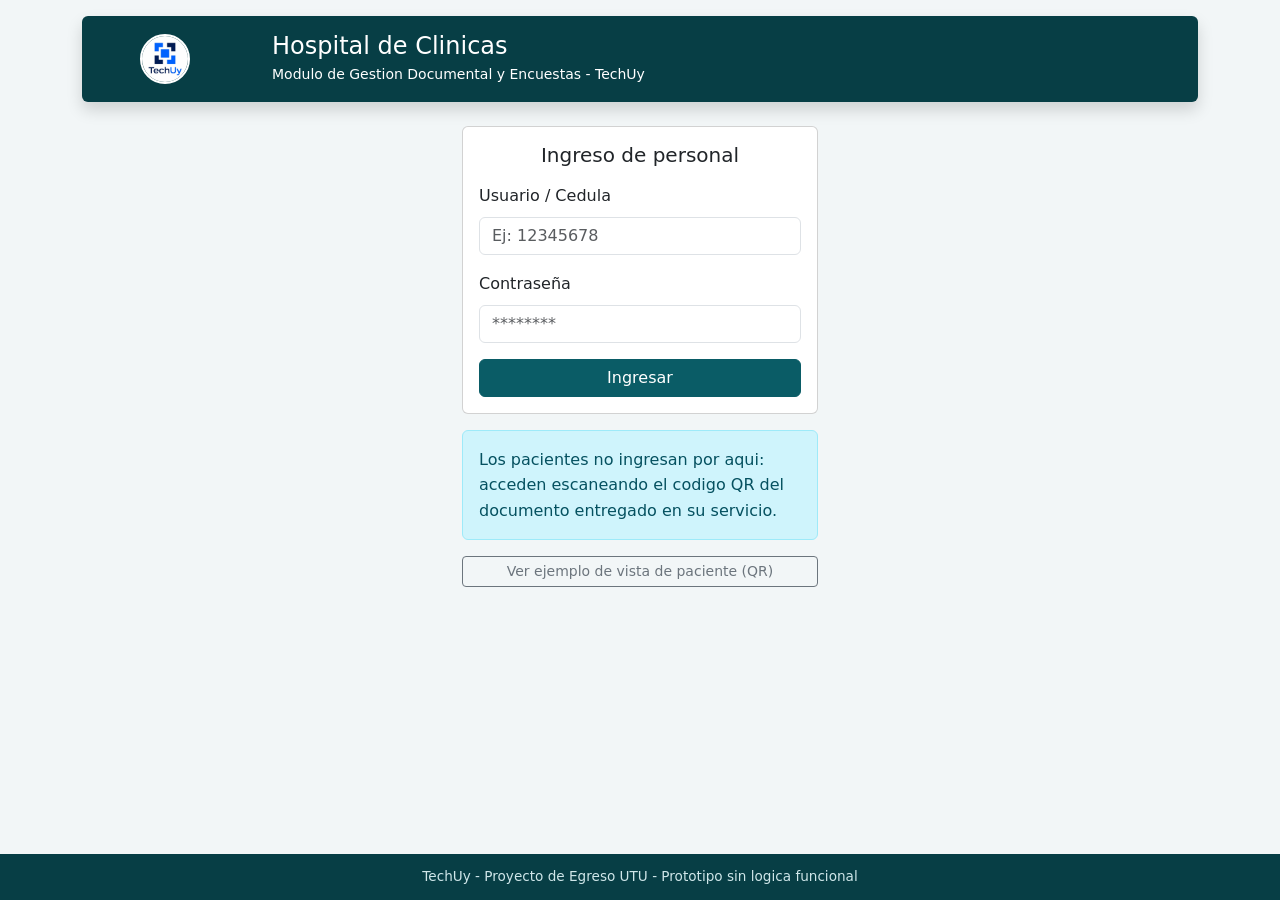
<file: prototipo/index.html>
<!DOCTYPE html>
<html lang="es">
<head>
    <meta charset="UTF-8">
    <meta name="viewport" content="width=device-width, initial-scale=1.0">
    <title>Ingreso - Modulo Gestion Documental HC</title>
    <link href="https://cdn.jsdelivr.net/npm/bootstrap@5.3.3/dist/css/bootstrap.min.css" rel="stylesheet" crossorigin="anonymous">
    <link rel="stylesheet" href="css/style.css">
</head>
<body>
    <div class="container mt-3 flex-grow-1">

        <header class="header-techuy text-white py-3 shadow rounded">
            <div class="row align-items-center">
                <div class="col-2 text-center">
                    <img src="img/logo.jpg" class="logo-techuy" alt="Logo TechUy">
                </div>
                <div class="col-10">
                    <h1 class="h4 mb-0">Hospital de Clinicas</h1>
                    <small>Modulo de Gestion Documental y Encuestas - TechUy</small>
                </div>
            </div>
        </header>

        <div class="row justify-content-center mt-4">
            <div class="col-12 col-md-6 col-lg-4">

                <div class="card">
                    <div class="card-body">
                        <h5 class="card-title text-center mb-3">Ingreso de personal</h5>

                        <form>
                            <div class="mb-3">
                                <label class="form-label" for="cedula">Usuario / Cedula</label>
                                <input type="text" class="form-control" id="cedula" placeholder="Ej: 12345678">
                            </div>
                            <div class="mb-3">
                                <label class="form-label" for="contrasena">Contraseña</label>
                                <input type="password" class="form-control" id="contrasena" placeholder="********">
                            </div>

                            <p id="mensajeLogin" class="fw-bold" role="status" aria-live="polite"></p>

                            <div class="d-grid gap-2">
                                <button type="button" class="btn btn-techuy" id="btnIngresar" onclick="validarLogin()">Ingresar</button>
                            </div>
                        </form>
                    </div>
                </div>

                <div class="alert alert-info mt-3" role="alert">
                    Los pacientes no ingresan por aqui: acceden escaneando el codigo QR
                    del documento entregado en su servicio.
                </div>

                <div class="d-grid">
                    <a href="documento.html" class="btn btn-outline-secondary btn-sm">
                        Ver ejemplo de vista de paciente (QR)
                    </a>
                </div>

            </div>
        </div>

    </div>

    <footer class="footer-techuy mt-4">
         TechUy - Proyecto de Egreso UTU - Prototipo sin logica funcional
    </footer>

    <!-- Script externo (ver manual, punto 1.2): la logica de esta
         pantalla vive en js/login.js -->
    <script src="js/login.js"></script>

</body>
</html>
</file>
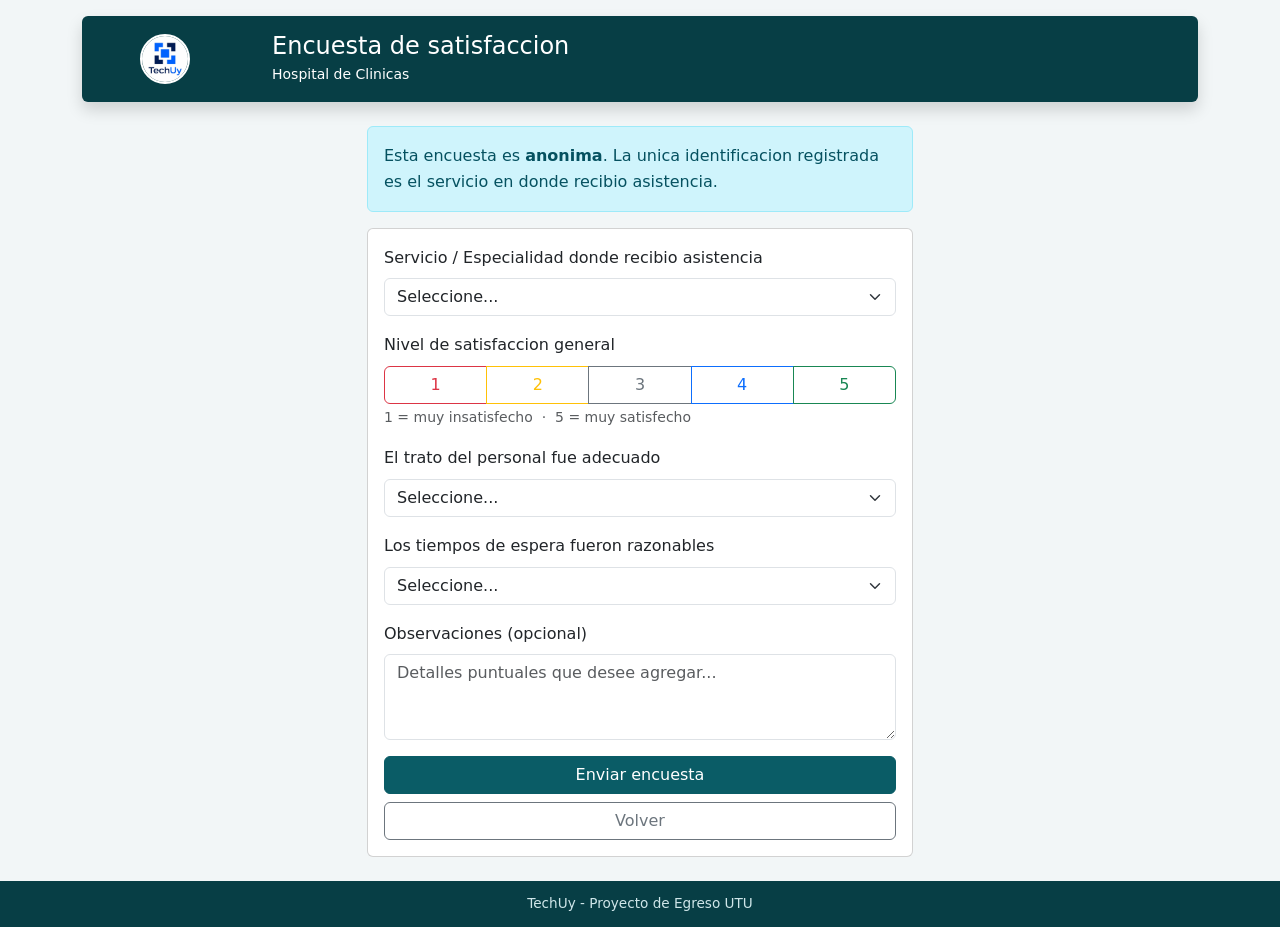
<file: prototipo/encuesta.html>
<!DOCTYPE html>
<html lang="es">
<head>
    <meta charset="UTF-8">
    <meta name="viewport" content="width=device-width, initial-scale=1.0">
    <title>Encuesta de Satisfaccion - Hospital de Clinicas</title>
    <link href="https://cdn.jsdelivr.net/npm/bootstrap@5.3.3/dist/css/bootstrap.min.css" rel="stylesheet" crossorigin="anonymous">
    <link rel="stylesheet" href="css/style.css">
</head>
<body>
    <div class="container mt-3 flex-grow-1">

        <header class="header-techuy text-white py-3 shadow rounded">
            <div class="row align-items-center">
                <div class="col-2 text-center">
                    <img src="img/logo.jpg" class="logo-techuy" alt="Logo">
                </div>
                <div class="col-10">
                    <h1 class="h4 mb-0" id="tituloEncuesta">Encuesta de satisfaccion</h1>
                    <small>Hospital de Clinicas</small>
                </div>
            </div>
        </header>

        <div class="row justify-content-center mt-4">
            <div class="col-12 col-md-8 col-lg-6">

                <div class="alert alert-info" role="alert">
                    Esta encuesta es <strong>anonima</strong>. La unica identificacion registrada
                    es el servicio en donde recibio asistencia.
                </div>

                <div class="card">
                    <div class="card-body">
                        <form>

                            <!-- Este bloque se oculta cuando la encuesta es "general",
                                 porque ahi no corresponde pedir el servicio -->
                            <div class="mb-3" id="grupoServicio">
                                <label class="form-label" for="servicio">Servicio / Especialidad donde recibio asistencia</label>
                                <select class="form-select" id="servicio">
                                    <option value="">Seleccione...</option>
                                    <option>Cardiologia</option>
                                    <option>Nefrologia</option>
                                    <option>Imagenologia</option>
                                    <option>Gastroenterologia / Ostomias</option>
                                    <option>Centro de Trasplante</option>
                                </select>
                            </div>

                            <div class="mb-3">
                                <label class="form-label d-block">Nivel de satisfaccion general</label>
                                <div class="btn-group w-100" role="group">
                                    <input type="radio" class="btn-check" name="satisfaccion" id="s1">
                                    <label class="btn btn-outline-danger" for="s1">1</label>

                                    <input type="radio" class="btn-check" name="satisfaccion" id="s2">
                                    <label class="btn btn-outline-warning" for="s2">2</label>

                                    <input type="radio" class="btn-check" name="satisfaccion" id="s3">
                                    <label class="btn btn-outline-secondary" for="s3">3</label>

                                    <input type="radio" class="btn-check" name="satisfaccion" id="s4">
                                    <label class="btn btn-outline-primary" for="s4">4</label>

                                    <input type="radio" class="btn-check" name="satisfaccion" id="s5">
                                    <label class="btn btn-outline-success" for="s5">5</label>
                                </div>
                                <small class="text-muted">1 = muy insatisfecho &nbsp;&middot;&nbsp; 5 = muy satisfecho</small>
                            </div>

                            <div class="mb-3">
                                <label class="form-label" for="trato">El trato del personal fue adecuado</label>
                                <select class="form-select" id="trato">
                                    <option value="">Seleccione...</option>
                                    <option>Si</option>
                                    <option>No</option>
                                    <option>En parte</option>
                                </select>
                            </div>

                            <div class="mb-3">
                                <label class="form-label" for="tiempos">Los tiempos de espera fueron razonables</label>
                                <select class="form-select" id="tiempos">
                                    <option value="">Seleccione...</option>
                                    <option>Si</option>
                                    <option>No</option>
                                    <option>En parte</option>
                                </select>
                            </div>

                            <div class="mb-3">
                                <label class="form-label" for="observaciones">Observaciones (opcional)</label>
                                <textarea class="form-control" id="observaciones" rows="3" placeholder="Detalles puntuales que desee agregar..."></textarea>
                            </div>

                            <!-- Solo se muestra cuando ?tipo=trasplante -->
                            <div class="alert alert-warning d-none" role="alert" style="font-size:.85rem;" id="avisoTrasplante">
                                Esta encuesta es obligatoria para pacientes del programa de trasplante.
                            </div>

                            <!-- Mensajes de validacion / confirmacion, patron del manual de la materia -->
                            <p id="mensajeEncuesta" class="fw-bold" role="status" aria-live="polite"></p>

                            <div class="d-grid gap-2">
                                <button type="button" class="btn btn-techuy" id="btnEnviar" onclick="enviarEncuesta()">Enviar encuesta</button>
                                <a href="documento.html" class="btn btn-outline-secondary">Volver</a>
                            </div>

                        </form>
                    </div>
                </div>

            </div>
        </div>

    </div>

    <footer class="footer-techuy mt-4">
        TechUy - Proyecto de Egreso UTU
    </footer>

    <!-- Script externo (ver manual, punto 1.2): la logica de esta
         pantalla vive en js/encuesta.js -->
    <script src="js/encuesta.js"></script>

</body>
</html>
</file>
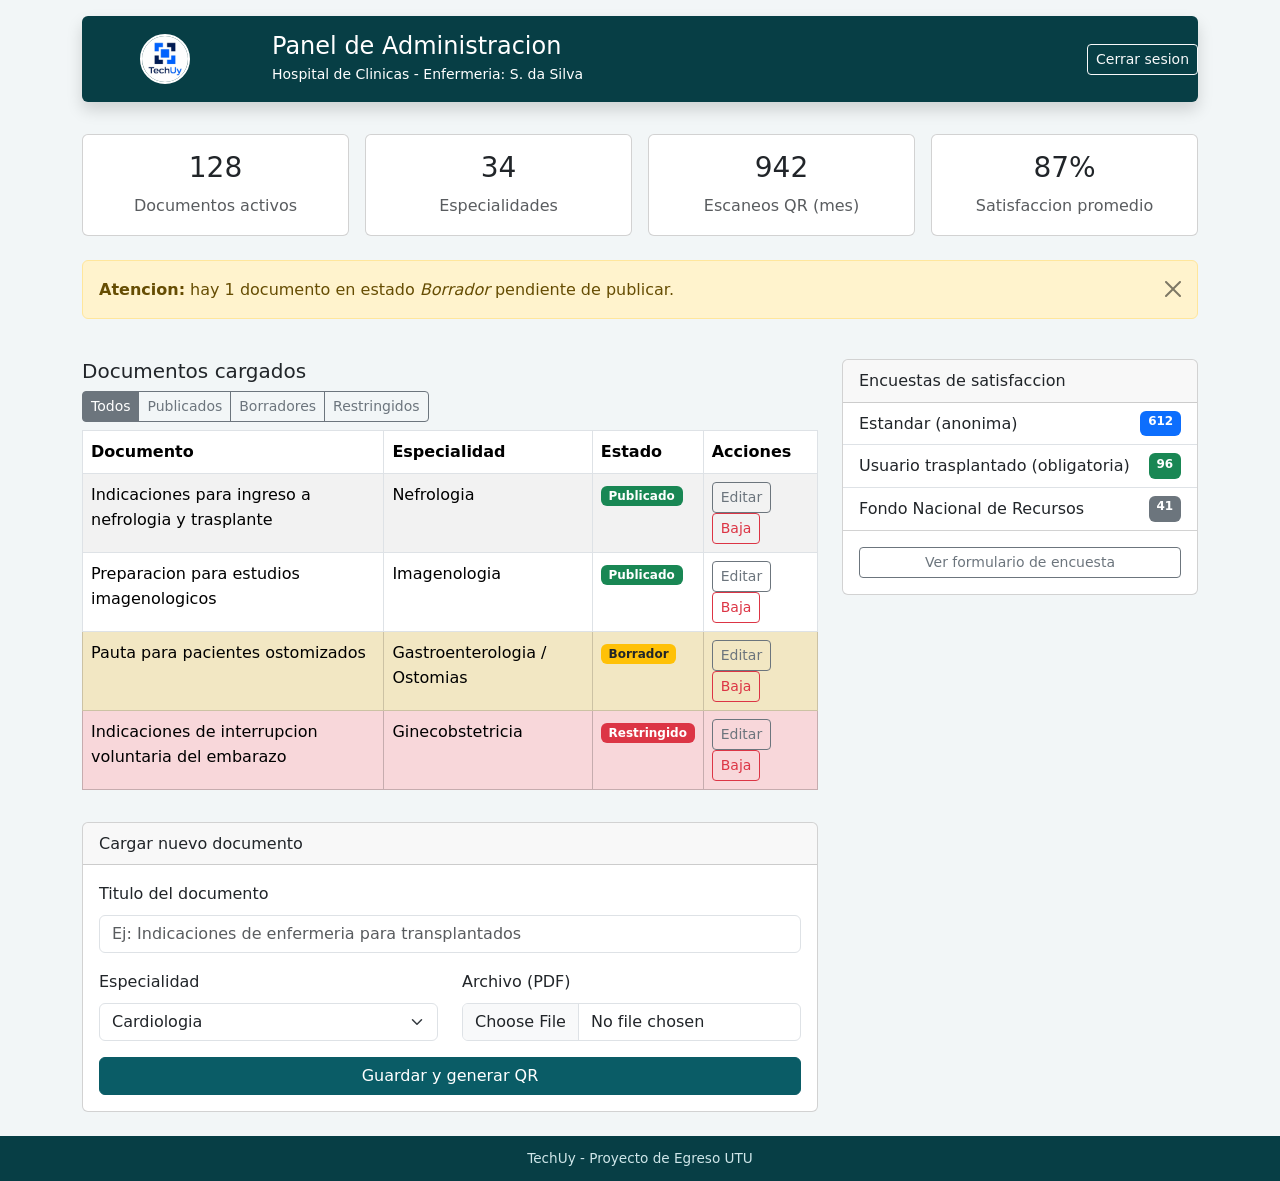
<file: prototipo/panel.html>
<!DOCTYPE html>
<html lang="es">
<head>
    <meta charset="UTF-8">
    <meta name="viewport" content="width=device-width, initial-scale=1.0">
    <title>Panel de Administracion - Modulo Gestion Documental HC</title>
    <link href="https://cdn.jsdelivr.net/npm/bootstrap@5.3.3/dist/css/bootstrap.min.css" rel="stylesheet" crossorigin="anonymous">
    <link rel="stylesheet" href="css/style.css">
</head>
<body>
    <div class="container mt-3 flex-grow-1">

        <header class="header-techuy text-white py-3 shadow rounded">
            <div class="row align-items-center">
                <div class="col-2 text-center">
                    <img src="img/logo.jpg" class="logo-techuy" alt="Logo TechUy">
                </div>
                <div class="col-7">
                    <h1 class="h4 mb-0">Panel de Administracion</h1>
                    <small>Hospital de Clinicas - Enfermeria: S. da Silva</small>
                </div>
                <div class="col-3 text-end">
                    <a href="index.html" class="btn btn-outline-light btn-sm">Cerrar sesion</a>
                </div>
            </div>
        </header>

        <div class="row row-cols-1 row-cols-md-4 g-3 mt-3">
            <div class="col">
                <div class="card h-100 text-center">
                    <div class="card-body">
                        <h3 class="card-title">128</h3>
                        <p class="card-text text-muted mb-0">Documentos activos</p>
                    </div>
                </div>
            </div>
            <div class="col">
                <div class="card h-100 text-center">
                    <div class="card-body">
                        <h3 class="card-title">34</h3>
                        <p class="card-text text-muted mb-0">Especialidades</p>
                    </div>
                </div>
            </div>
            <div class="col">
                <div class="card h-100 text-center">
                    <div class="card-body">
                        <h3 class="card-title">942</h3>
                        <p class="card-text text-muted mb-0">Escaneos QR (mes)</p>
                    </div>
                </div>
            </div>
            <div class="col">
                <div class="card h-100 text-center">
                    <div class="card-body">
                        <h3 class="card-title">87%</h3>
                        <p class="card-text text-muted mb-0">Satisfaccion promedio</p>
                    </div>
                </div>
            </div>
        </div>

        <div class="alert alert-warning alert-dismissible fade show mt-4" role="alert">
            <strong>Atencion:</strong> hay 1 documento en estado <em>Borrador</em> pendiente de publicar.
            <button type="button" class="btn-close" data-bs-dismiss="alert"></button>
        </div>

        <div class="row mt-3 g-4">

            <div class="col-12 col-lg-8">
                <h5>Documentos cargados</h5>

                <div class="btn-group mb-2" role="group">
                    <button type="button" class="btn btn-outline-secondary btn-sm active">Todos</button>
                    <button type="button" class="btn btn-outline-secondary btn-sm">Publicados</button>
                    <button type="button" class="btn btn-outline-secondary btn-sm">Borradores</button>
                    <button type="button" class="btn btn-outline-secondary btn-sm">Restringidos</button>
                </div>

                <div class="table-responsive">
                    <table class="table table-striped table-hover table-bordered">
                        <thead class="thead-techuy">
                            <tr>
                                <th>Documento</th>
                                <th>Especialidad</th>
                                <th>Estado</th>
                                <th>Acciones</th>
                            </tr>
                        </thead>
                        <tbody>
                            <tr>
                                <td>Indicaciones para ingreso a nefrologia y trasplante</td>
                                <td>Nefrologia</td>
                                <td><span class="badge bg-success">Publicado</span></td>
                                <td>
                                    <button class="btn btn-outline-secondary btn-sm">Editar</button>
                                    <button class="btn btn-outline-danger btn-sm">Baja</button>
                                </td>
                            </tr>
                            <tr>
                                <td>Preparacion para estudios imagenologicos</td>
                                <td>Imagenologia</td>
                                <td><span class="badge bg-success">Publicado</span></td>
                                <td>
                                    <button class="btn btn-outline-secondary btn-sm">Editar</button>
                                    <button class="btn btn-outline-danger btn-sm">Baja</button>
                                </td>
                            </tr>
                            <tr class="table-warning">
                                <td>Pauta para pacientes ostomizados</td>
                                <td>Gastroenterologia / Ostomias</td>
                                <td><span class="badge bg-warning text-dark">Borrador</span></td>
                                <td>
                                    <button class="btn btn-outline-secondary btn-sm">Editar</button>
                                    <button class="btn btn-outline-danger btn-sm">Baja</button>
                                </td>
                            </tr>
                            <tr class="table-danger">
                                <td>Indicaciones de interrupcion voluntaria del embarazo</td>
                                <td>Ginecobstetricia</td>
                                <td><span class="badge bg-danger">Restringido</span></td>
                                <td>
                                    <button class="btn btn-outline-secondary btn-sm">Editar</button>
                                    <button class="btn btn-outline-danger btn-sm">Baja</button>
                                </td>
                            </tr>
                        </tbody>
                    </table>
                </div>

                <div class="card mt-3">
                    <div class="card-header">
                        Cargar nuevo documento
                    </div>
                    <div class="card-body">
                        <form>
                            <div class="mb-3">
                                <label class="form-label">Titulo del documento</label>
                                <input type="text" class="form-control" placeholder="Ej: Indicaciones de enfermeria para transplantados">
                            </div>
                            <div class="row">
                                <div class="col-12 col-md-6 mb-3">
                                    <label class="form-label">Especialidad</label>
                                    <select class="form-select">
                                        <option>Cardiologia</option>
                                        <option>Nefrologia</option>
                                        <option>Imagenologia</option>
                                        <option>Gastroenterologia / Ostomias</option>
                                        <option>Ginecobstetricia</option>
                                    </select>
                                </div>
                                <div class="col-12 col-md-6 mb-3">
                                    <label class="form-label">Archivo (PDF)</label>
                                    <input type="file" class="form-control">
                                </div>
                            </div>
                            <div class="d-grid">
                                <button type="button" class="btn btn-techuy">Guardar y generar QR</button>
                            </div>
                        </form>
                    </div>
                </div>

            </div>

            <div class="col-12 col-lg-4">
                <div class="card">
                    <div class="card-header">Encuestas de satisfaccion</div>
                    <ul class="list-group list-group-flush">
                        <li class="list-group-item d-flex justify-content-between">
                            Estandar (anonima)
                            <span class="badge bg-primary">612</span>
                        </li>
                        <li class="list-group-item d-flex justify-content-between">
                            Usuario trasplantado (obligatoria)
                            <span class="badge bg-success">96</span>
                        </li>
                        <li class="list-group-item d-flex justify-content-between">
                            Fondo Nacional de Recursos
                            <span class="badge bg-secondary">41</span>
                        </li>
                    </ul>
                    <div class="card-body">
                        <div class="d-grid">
                            <a href="encuesta.html" class="btn btn-outline-secondary btn-sm">Ver formulario de encuesta</a>
                        </div>
                    </div>
                </div>
            </div>

        </div>

    </div>

    <footer class="footer-techuy mt-4">
        TechUy - Proyecto de Egreso UTU
    </footer>

    <script src="https://cdn.jsdelivr.net/npm/bootstrap@5.3.3/dist/js/bootstrap.bundle.min.js" crossorigin="anonymous"></script>
</body>
</html>
</file>
<file: prototipo/css/style.css>
:root{
  --primary: #0a5c66;
  --primary-dark: #073e45;
  --accent: #e07a3f;
}

body{
  background-color: #f2f6f7;
  min-height: 100vh;
  display: flex;
  flex-direction: column;
}

.header-techuy{
  background-color: var(--primary-dark) !important;
}

.logo-techuy{
  width: 50px;
  height: 50px;
  object-fit: cover;
  border-radius: 50%;
  border: 2px solid #fff;
}

.btn-techuy{
  background-color: var(--primary);
  border-color: var(--primary);
  color: #fff;
}
.btn-techuy:hover{
  background-color: var(--primary-dark);
  border-color: var(--primary-dark);
  color: #fff;
}

.thead-techuy{
  background-color: var(--primary);
  color: #fff;
}

.icono-especialidad{
  width: 100%;
  height: 100%;
  object-fit: cover;
}

.footer-techuy{
  background-color: var(--primary-dark);
  color: #cfe6e9;
  text-align: center;
  padding: 12px 0;
  font-size: .85rem;

}


html.vista-paciente{
  font-size: 106.25%;
}


html.vista-paciente.letra-grande{
  font-size: 125%;
}

body{
  line-height: 1.6;
}

a:focus-visible,
button:focus-visible,
input:focus-visible,
select:focus-visible,
textarea:focus-visible{
  outline: 3px solid var(--accent);
  outline-offset: 3px;
  box-shadow: none;
}

.vista-paciente .btn{
  min-height: 52px;
}
.vista-paciente .list-group-item-action{
  padding: .9rem 1rem;
}
.vista-paciente #buscador{
  min-height: 56px;
  font-size: 1.05rem;
}

.salto-contenido{
  position: absolute;
  left: -999px;
  top: 0;
  z-index: 1100;
  background: #fff;
  color: var(--primary-dark);
  padding: .7rem 1rem;
  font-weight: 700;
  border-radius: 0 0 .5rem 0;
}
.salto-contenido:focus{
  left: 0;
}

.texto-suave{
  color: #3c4a5e;
}

.flecha{
  transition: transform .2s;
}
[aria-expanded="true"] .flecha{
  transform: rotate(180deg);
}

mark{
  background-color: #ffe08a;
  padding: 0 .1em;
}
</file>
